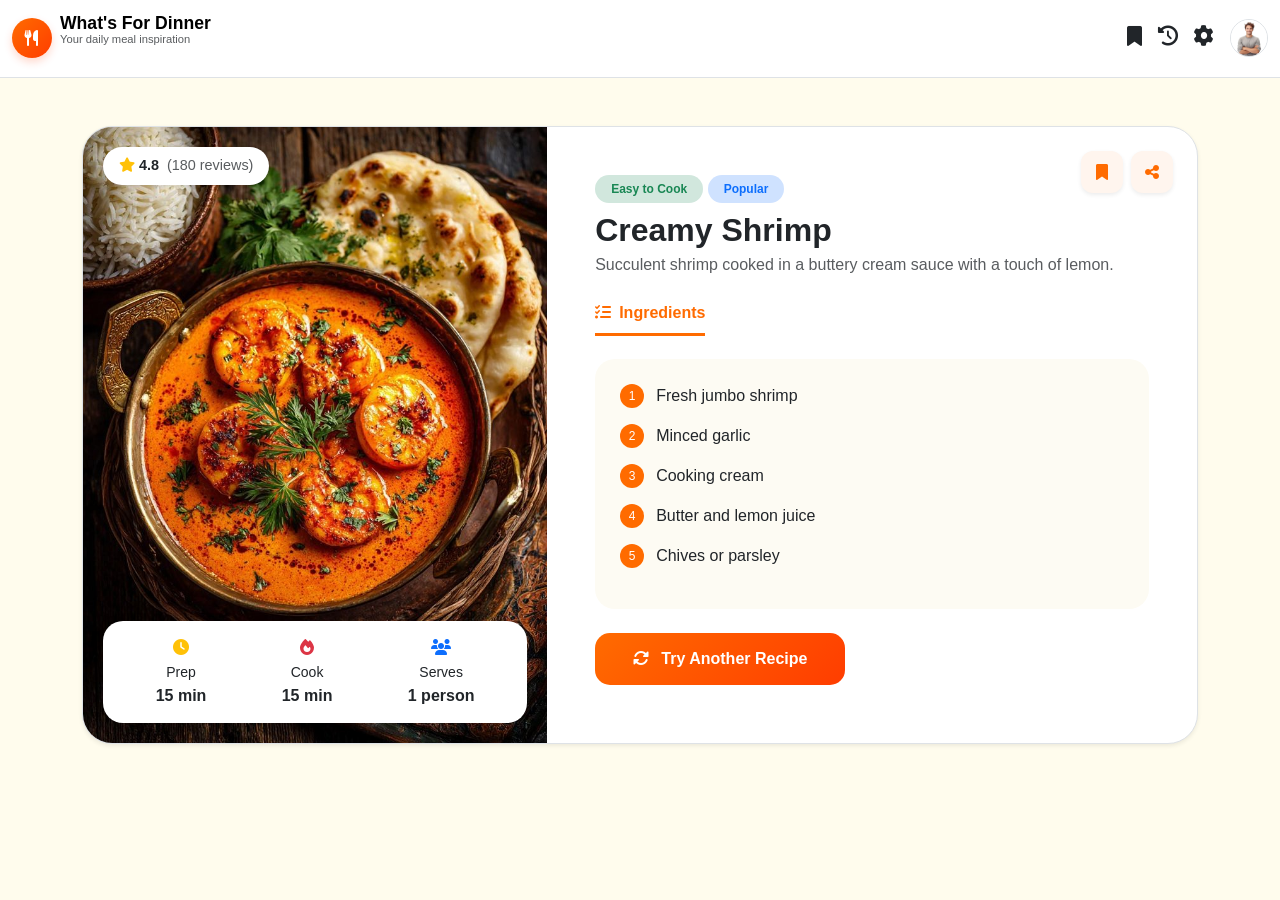
<file: index.html>
<!doctype html>
<html lang="en">
<head>
    <meta charset="UTF-8" />
    <meta name="viewport" content="width=device-width, initial-scale=1.0" />
    <title>What's For Dinner</title>
    <link
    href="https://cdn.jsdelivr.net/npm/bootstrap@5.3.0/dist/css/bootstrap.min.css"
    rel="stylesheet"
    />
    <link
    rel="stylesheet"
    href="https://cdnjs.cloudflare.com/ajax/libs/font-awesome/6.5.1/css/all.min.css"
    />
    <link rel="stylesheet" href="./css/style.css" />
</head>
<body>
    <nav class="navbar navbar-expand-lg bg-white border-bottom py-2">
    <div class="container-fluid">
        <a class="navbar-brand d-flex align-items-center" href="#">
        <div class="logo me-2">
            <i class="fa-solid fa-utensils text-white fs-6"></i>
        </div>
        <div class="brand-text">
            <h1 class="fw-bold mb-0" style="font-size: 1.1rem">
            What's For Dinner
            </h1>
            <p
            class="text-muted d-block"
            style="font-size: 0.7rem; margin-top: -3px">Your daily meal inspiration</p>
        </div>
        </a>
        <button
        class="navbar-toggler"
        type="button"
        data-bs-toggle="collapse"
        data-bs-target="#navbarNav">
        <span class="navbar-toggler-icon"></span>
        </button>
        <div class="collapse navbar-collapse" id="navbarNav">
        <div class="ms-auto d-flex align-items-center mt-3 mt-lg-0 nav-custom-icons">
            <a href="#" class="nav-link px-2"
            ><i class="fa-solid fa-bookmark fs-5"></i
            ></a>
            <a href="#" class="nav-link px-2"
            ><i class="fa-solid fa-clock-rotate-left fs-5"></i
            ></a>
            <a href="#" class="nav-link px-2"
            ><i class="fa-solid fa-gear fs-5"></i
            ></a>
            <div class="ms-2">
            <img
                src="./img/11.jfif"
                class="rounded-circle border"
                alt="Profile"
                width="38"
                height="38"
                style="object-fit: cover"
            />
            </div>
        </div>
        </div>
    </div>
    </nav>
    <main class="container py-5" id="recipeContainer"></main>
    <script src="https://cdn.jsdelivr.net/npm/bootstrap@5.3.0/dist/js/bootstrap.bundle.min.js"></script>
    <script src="./js/main.js"></script>
</body>
</html>
</file>
<file: css/style.css>
body {
  background-color: oklch(0.99 0.02 97.98);
  font-family: "Segoe UI", sans-serif;
}

.logo {
  background: linear-gradient(135deg, #ff6b00 0%, #ff3d00 100%);
  width: 40px;
  height: 40px;
  border-radius: 50%;
  display: flex;
  justify-content: center;
  align-items: center;
  box-shadow: 0 4px 8px rgba(255, 61, 0, 0.2);
}

.recipe-card {
  background: white;
  border-radius: 25px;
  overflow: hidden;
  box-shadow: 0 10px 30px rgba(0, 0, 0, 0.05);
}

.img-side {
  position: relative;
  min-height: 450px;
}

.recipe-img {
  width: 100%;
  height: 100%;
  object-fit: cover;
}

.info-overlay {
  position: absolute;
  bottom: 20px;
  left: 20px;
  right: 20px;
  background: white;
  border-radius: 20px;
  padding: 15px;
  display: flex;
  justify-content: space-around;
  box-shadow: 0 5px 15px rgba(0, 0, 0, 0.1);
}

.ingredients-box {
  background-color: #fdfbf3;
  border-radius: 20px;
  padding: 25px;
  max-height: 400px;
  overflow-y: auto;
}

.step-num {
  background: #ff6b00;
  color: white;
  width: 24px;
  height: 24px;
  border-radius: 50%;
  display: inline-flex;
  align-items: center;
  justify-content: center;
  font-size: 0.75rem;
  margin-right: 12px;
  flex-shrink: 0;
}

.btn-orange {
  background: linear-gradient(135deg, #ff6b00 0%, #ff3d00 100%);
  color: white;
  border: none;
  padding: 12px 30px;
  width: 250px !important;
  border-radius: 12px;
  font-weight: bold;
  transition: 0.3s;
}

.btn-orange:hover {

  color: white;
}
.btn-action {
  background-color: #fff5ee;
  color: #ff6b00;
  border: none;
  border-radius: 12px;
  width: 42px;
  height: 42px;
  display: flex;
  align-items: center;
  justify-content: center;
  transition: 0.3s;
}

.btn-action:hover {
  background-color: #ff6b00;
  color: white;
}


.rating-badge {
  position: absolute;
  top: 20px;
  left: 20px;
  background: white;
  padding: 8px 16px;
  border-radius: 50px;
  font-weight: bold;
  font-size: 0.9rem;
  z-index: 5;
}

.custom-tabs .nav-link {
  border: none !important;
  background: none !important;
  font-weight: 600;
  font-size: 1rem;
}

.custom-tabs .nav-link.active {
  color: #ff6b00 !important;
  border-bottom: 3px solid #ff6b00 !important;
}

.recipe-card {
  border-radius: 30px !important;
  overflow: hidden;
}

.btn-orange {
  background: linear-gradient(135deg, #ff6b00 0%, #ff3d00 100%) !important;
  border: none !important;
  padding: 14px 30px !important;
  border-radius: 15px !important;
  font-weight: bold !important;
}
</file>
